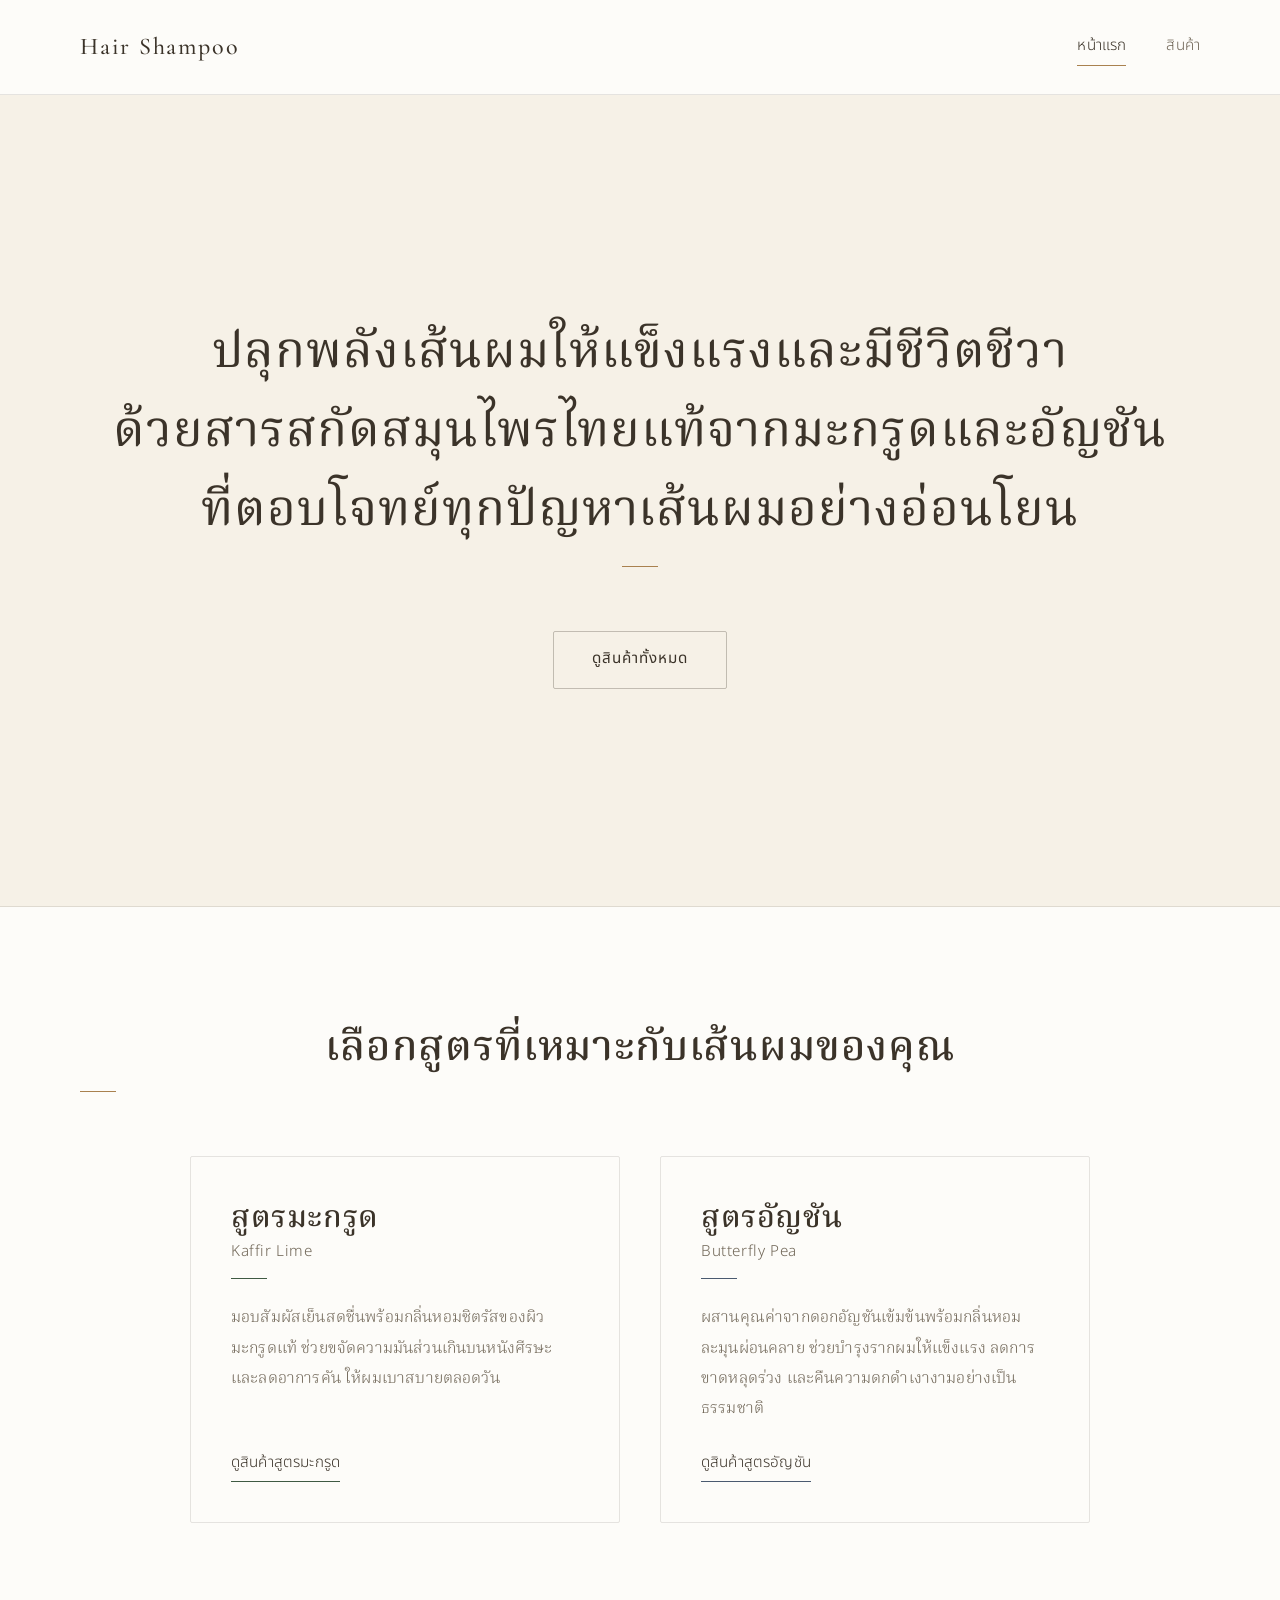
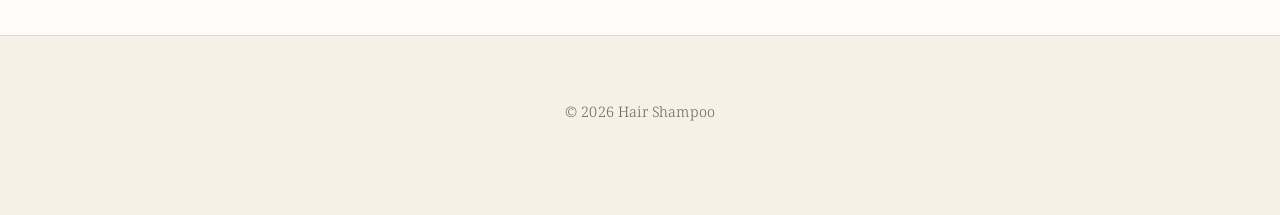
<file: index.html>
<!DOCTYPE html>
<html lang="th">
<head>
  <meta charset="UTF-8">
  <meta name="viewport" content="width=device-width, initial-scale=1">
  <title>Hair Shampoo | ยาสระผมสมุนไพรไทย มะกรูดและอัญชัน</title>
  <meta name="description" content="ปลุกพลังเส้นผมให้แข็งแรงและมีชีวิตชีวา ด้วยสารสกัดสมุนไพรไทยแท้จากมะกรูดและอัญชัน">
  <link rel="stylesheet" href="style.css">
  <style>
    /* Page-specific styles (home) */
    .hero {
      display: flex;
      align-items: center;
      justify-content: center;
      min-height: calc(100vh - 5.5rem);
      min-height: calc(100svh - 5.5rem);
      padding-block: var(--space-5);
      background: var(--cream);
      border-bottom: var(--line-light);
    }
    .hero h1 {
      max-width: 24em;
      margin-inline: auto;
      font-size: clamp(1.8rem, 4.2vw, 3.1rem);
      line-height: 1.6;
    }
    .hero__line { display: block; }
    .hero .btn { margin-top: var(--space-4); }

    .moods { max-width: 900px; margin-inline: auto; }

    .mood-card {
      display: flex;
      flex-direction: column;
      padding: var(--space-4);
      border: var(--line-light);
      border-radius: var(--radius);
      transition: border-color 0.3s ease;
    }
    .mood-card:hover { border-color: var(--mood-color); }
    .mood-card h3 { margin-bottom: var(--space-3); font-size: 1.9rem; }
    .mood-card__en {
      display: block;
      margin-top: 0.25rem;
      font-family: var(--font-sans);
      font-size: 0.95rem;
      font-weight: 300;
      color: var(--ink-soft);
    }
    .mood-card__more {
      align-self: flex-start;
      margin-top: auto;
      padding-bottom: 0.2rem;
      border-bottom: 1px solid var(--mood-color);
      font-size: 0.95rem;
    }
  </style>
</head>
<body>

  <header class="site-header">
    <div class="container">
      <a class="brand" href="index.html">Hair Shampoo</a>
      <nav class="nav" aria-label="เมนูหลัก">
        <a href="index.html" aria-current="page">หน้าแรก</a>
        <a href="product.html">สินค้า</a>
      </nav>
    </div>
  </header>

  <main>
    <section class="hero text-center">
      <div class="container">
        <h1 class="title-mark">
          <span class="hero__line">ปลุกพลังเส้นผมให้แข็งแรงและมีชีวิตชีวา</span>
          <span class="hero__line">ด้วยสารสกัดสมุนไพรไทยแท้จากมะกรูดและอัญชัน</span>
          <span class="hero__line">ที่ตอบโจทย์ทุกปัญหาเส้นผมอย่างอ่อนโยน</span>
        </h1>
        <a class="btn" href="product.html">ดูสินค้าทั้งหมด</a>
      </div>
    </section>

    <section class="section" id="moods">
      <div class="container">
        <h2 class="text-center title-mark">เลือกสูตรที่เหมาะกับเส้นผมของคุณ</h2>

        <div class="grid grid--2 moods" style="margin-top: var(--space-5);">
          <a class="mood-card mood-kaffir-lime" href="product.html?mood=kaffirlime">
            <h3 class="title-mark">สูตรมะกรูด<span class="mood-card__en">Kaffir Lime</span></h3>
            <p>มอบสัมผัสเย็นสดชื่นพร้อมกลิ่นหอมซิตรัสของผิวมะกรูดแท้ ช่วยขจัดความมันส่วนเกินบนหนังศีรษะและลดอาการคัน ให้ผมเบาสบายตลอดวัน</p>
            <span class="mood-card__more">ดูสินค้าสูตรมะกรูด</span>
          </a>

          <a class="mood-card mood-butterfly-pea" href="product.html?mood=butterflypea">
            <h3 class="title-mark">สูตรอัญชัน<span class="mood-card__en">Butterfly Pea</span></h3>
            <p>ผสานคุณค่าจากดอกอัญชันเข้มข้นพร้อมกลิ่นหอมละมุนผ่อนคลาย ช่วยบำรุงรากผมให้แข็งแรง ลดการขาดหลุดร่วง และคืนความดกดำเงางามอย่างเป็นธรรมชาติ</p>
            <span class="mood-card__more">ดูสินค้าสูตรอัญชัน</span>
          </a>
        </div>
      </div>
    </section>
  </main>

  <footer class="site-footer">
    <div class="container text-center">
      <p>&copy; 2026 Hair Shampoo</p>
    </div>
  </footer>

  <script src="script.js"></script>
</body>
</html>
</file>
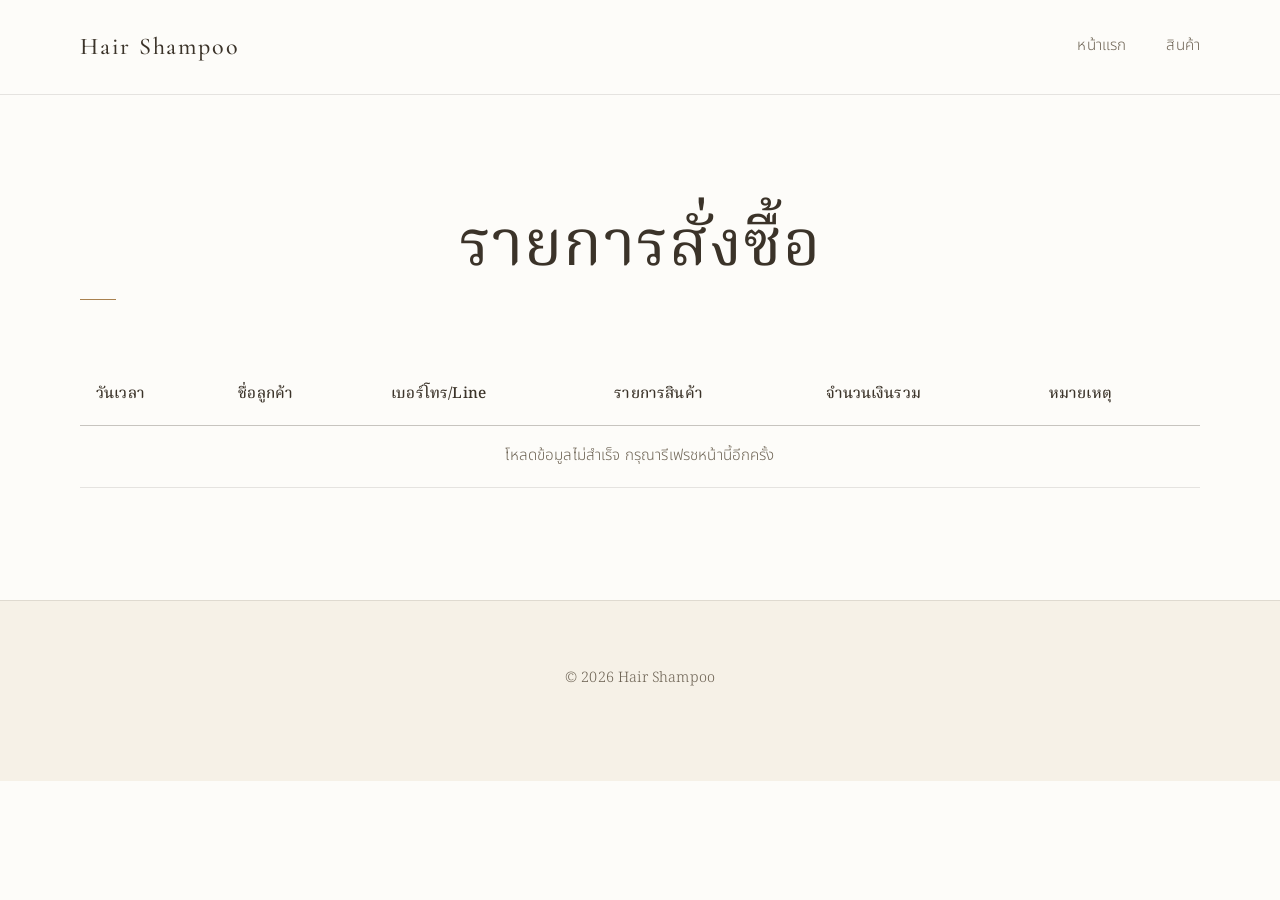
<file: admin.html>
<!DOCTYPE html>
<html lang="th">
<head>
  <meta charset="UTF-8">
  <meta name="viewport" content="width=device-width, initial-scale=1">
  <meta name="robots" content="noindex, nofollow">
  <title>รายการสั่งซื้อ | Hair Shampoo</title>
  <link rel="stylesheet" href="style.css">
  <style>
    /* Page-specific styles (admin) */
    .table-wrap { overflow-x: auto; }

    #ordersTable {
      width: 100%;
      min-width: 760px;
      border-collapse: collapse;
      font-size: 0.95rem;
    }
    #ordersTable th,
    #ordersTable td {
      padding: var(--space-2) var(--space-2);
      text-align: left;
      vertical-align: top;
      border-bottom: var(--line-light);
    }
    #ordersTable thead th {
      font-family: var(--font-serif);
      font-weight: 500;
      color: var(--ink);
      border-bottom: var(--line);
      white-space: nowrap;
    }
    #ordersTable td { color: var(--ink-soft); }
    #ordersTable td:first-child { white-space: nowrap; }
    #ordersTable tbody tr:hover td { background: var(--cream); }
  </style>
</head>
<body>

  <header class="site-header">
    <div class="container">
      <a class="brand" href="index.html">Hair Shampoo</a>
      <nav class="nav" aria-label="เมนูหลัก">
        <a href="index.html">หน้าแรก</a>
        <a href="product.html">สินค้า</a>
      </nav>
    </div>
  </header>

  <main class="section">
    <div class="container">
      <h1 class="text-center title-mark" style="margin-bottom: var(--space-5);">รายการสั่งซื้อ</h1>

      <div class="table-wrap">
        <table id="ordersTable">
          <thead>
            <tr>
              <th scope="col">วันเวลา</th>
              <th scope="col">ชื่อลูกค้า</th>
              <th scope="col">เบอร์โทร/Line</th>
              <th scope="col">รายการสินค้า</th>
              <th scope="col">จำนวนเงินรวม</th>
              <th scope="col">หมายเหตุ</th>
            </tr>
          </thead>
          <tbody></tbody>
        </table>
      </div>
    </div>
  </main>

  <footer class="site-footer">
    <div class="container text-center">
      <p>&copy; 2026 Hair Shampoo</p>
    </div>
  </footer>

  <script src="script.js"></script>
</body>
</html>
</file>
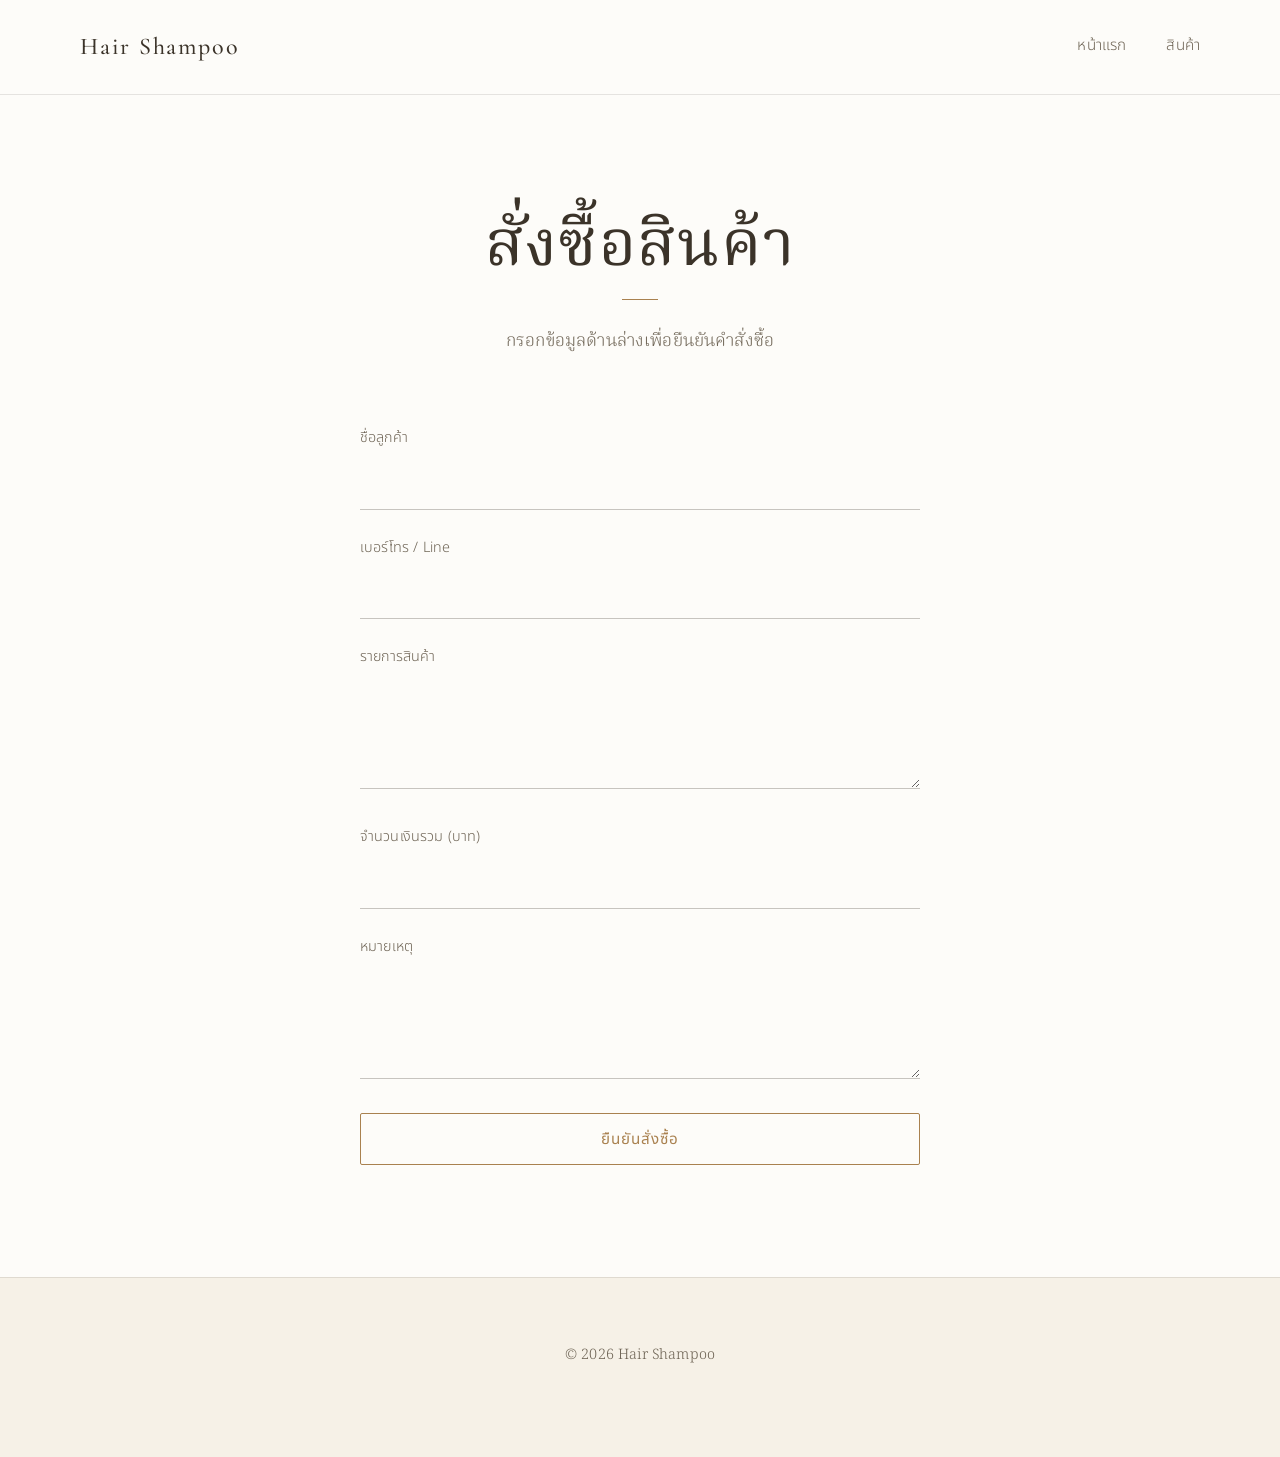
<file: order.html>
<!DOCTYPE html>
<html lang="th">
<head>
  <meta charset="UTF-8">
  <meta name="viewport" content="width=device-width, initial-scale=1">
  <title>สั่งซื้อสินค้า | Hair Shampoo</title>
  <link rel="stylesheet" href="style.css">
  <style>
    /* Page-specific styles (order) */
    .order-form { max-width: 560px; margin-inline: auto; }
    .order-form .btn { margin-top: var(--space-3); }
    .field input[type="number"] { -moz-appearance: textfield; appearance: textfield; }
    .field input[type="number"]::-webkit-outer-spin-button,
    .field input[type="number"]::-webkit-inner-spin-button { -webkit-appearance: none; margin: 0; }
  </style>
</head>
<body>

  <header class="site-header">
    <div class="container">
      <a class="brand" href="index.html">Hair Shampoo</a>
      <nav class="nav" aria-label="เมนูหลัก">
        <a href="index.html">หน้าแรก</a>
        <a href="product.html">สินค้า</a>
      </nav>
    </div>
  </header>

  <main class="section">
    <div class="container">
      <div class="text-center" style="margin-bottom: var(--space-5);">
        <h1 class="title-mark">สั่งซื้อสินค้า</h1>
        <p class="lead">กรอกข้อมูลด้านล่างเพื่อยืนยันคำสั่งซื้อ</p>
      </div>

      <form id="orderForm" class="order-form">
        <div class="field">
          <label for="customerName">ชื่อลูกค้า</label>
          <input type="text" id="customerName" name="customerName" autocomplete="name" required>
        </div>

        <div class="field">
          <label for="contact">เบอร์โทร / Line</label>
          <input type="text" id="contact" name="contact" required>
        </div>

        <div class="field">
          <label for="items">รายการสินค้า</label>
          <textarea id="items" name="items" rows="2" required></textarea>
        </div>

        <div class="field">
          <label for="total">จำนวนเงินรวม (บาท)</label>
          <input type="number" id="total" name="total" min="0" step="any" inputmode="decimal" required>
        </div>

        <div class="field">
          <label for="note">หมายเหตุ</label>
          <textarea id="note" name="note" rows="3"></textarea>
        </div>

        <button type="submit" class="btn btn--accent btn--block">ยืนยันสั่งซื้อ</button>
      </form>
    </div>
  </main>

  <footer class="site-footer">
    <div class="container text-center">
      <p>&copy; 2026 Hair Shampoo</p>
    </div>
  </footer>

  <script src="script.js"></script>
</body>
</html>
</file>
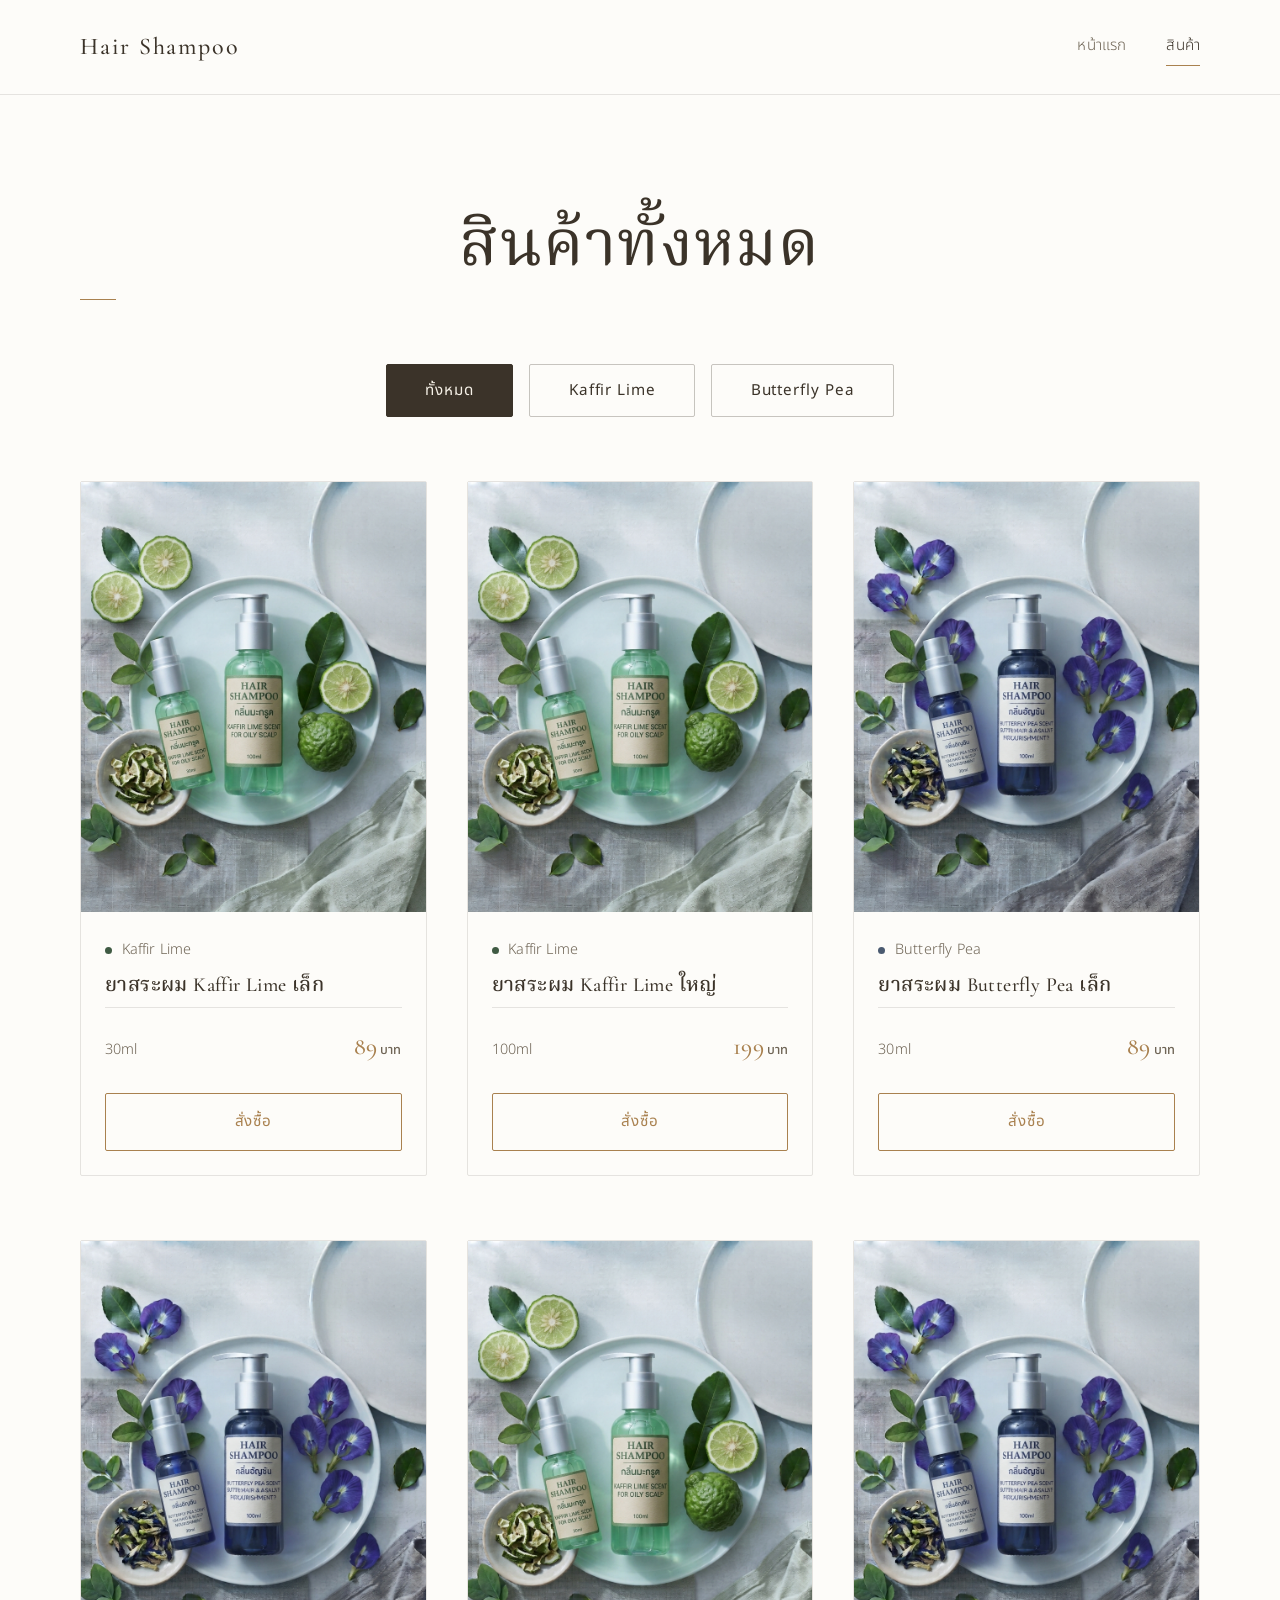
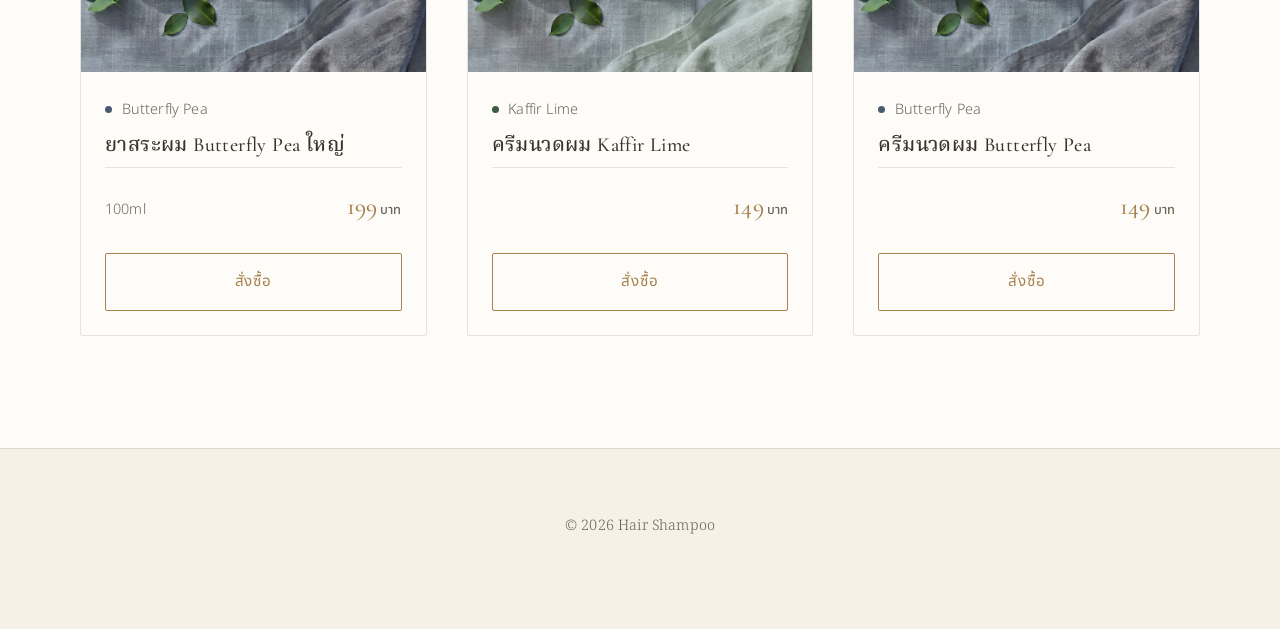
<file: product.html>
<!DOCTYPE html>
<html lang="th">
<head>
  <meta charset="UTF-8">
  <meta name="viewport" content="width=device-width, initial-scale=1">
  <title>สินค้าทั้งหมด | Hair Shampoo</title>
  <link rel="stylesheet" href="style.css">
  <style>
    /* Page-specific styles (products): filter buttons rendered by script.js */
    #filter-bar {
      display: flex;
      flex-wrap: wrap;
      justify-content: center;
      gap: var(--space-2);
      margin-bottom: var(--space-5);
    }
    .filter-btn.is-active {
      background: var(--ink);
      border-color: var(--ink);
      color: var(--cream);
    }
  </style>
</head>
<body>

  <header class="site-header">
    <div class="container">
      <a class="brand" href="index.html">Hair Shampoo</a>
      <nav class="nav" aria-label="เมนูหลัก">
        <a href="index.html">หน้าแรก</a>
        <a href="product.html" aria-current="page">สินค้า</a>
      </nav>
    </div>
  </header>

  <main class="section">
    <div class="container">
      <h1 class="text-center title-mark" style="margin-bottom: var(--space-5);">สินค้าทั้งหมด</h1>

      <div id="filter-bar" role="group" aria-label="กรองสินค้าตามสูตร"></div>

      <div id="product-list" class="grid grid--3" aria-live="polite"></div>
    </div>
  </main>

  <footer class="site-footer">
    <div class="container text-center">
      <p>&copy; 2026 Hair Shampoo</p>
    </div>
  </footer>

  <script src="script.js"></script>
</body>
</html>
</file>
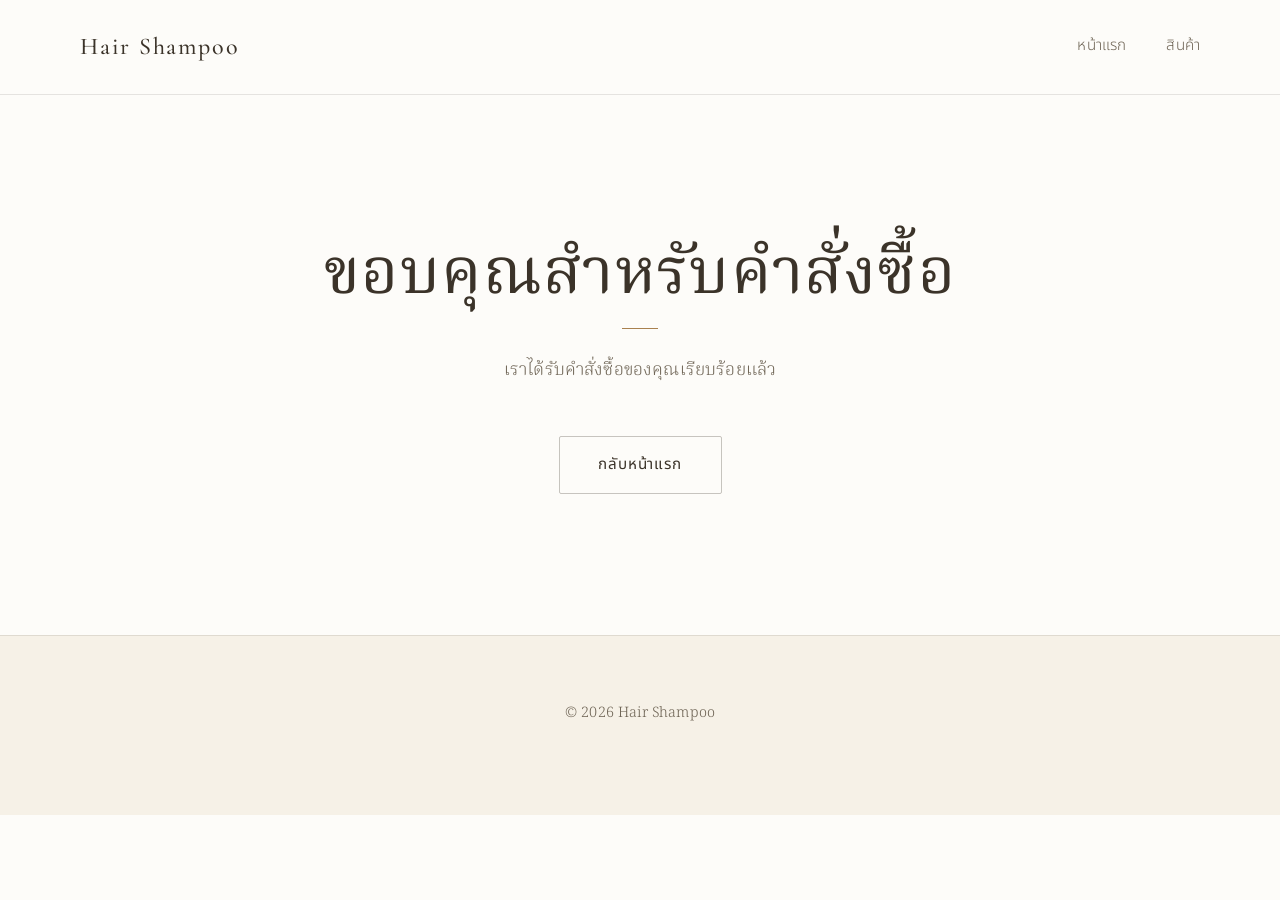
<file: thankyou.html>
<!DOCTYPE html>
<html lang="th">
<head>
  <meta charset="UTF-8">
  <meta name="viewport" content="width=device-width, initial-scale=1">
  <title>ขอบคุณสำหรับคำสั่งซื้อ | Hair Shampoo</title>
  <link rel="stylesheet" href="style.css">
  <style>
    /* Page-specific styles (thank you) */
    .thanks {
      display: flex;
      align-items: center;
      justify-content: center;
      min-height: 60vh;
    }
    .thanks .btn { margin-top: var(--space-3); }
  </style>
</head>
<body>

  <header class="site-header">
    <div class="container">
      <a class="brand" href="index.html">Hair Shampoo</a>
      <nav class="nav" aria-label="เมนูหลัก">
        <a href="index.html">หน้าแรก</a>
        <a href="product.html">สินค้า</a>
      </nav>
    </div>
  </header>

  <main class="section thanks">
    <div class="container text-center">
      <h1 class="title-mark">ขอบคุณสำหรับคำสั่งซื้อ</h1>
      <p class="lead">เราได้รับคำสั่งซื้อของคุณเรียบร้อยแล้ว</p>
      <a class="btn" href="index.html">กลับหน้าแรก</a>
    </div>
  </main>

  <footer class="site-footer">
    <div class="container text-center">
      <p>&copy; 2026 Hair Shampoo</p>
    </div>
  </footer>
</body>
</html>
</file>
<file: style.css>
/* ==========================================================
   Hair Shampoo — shared theme
   Premium, quiet, minimal. Cream + deep beige, bronze accent.
   ========================================================== */

@import url("https://fonts.googleapis.com/css2?family=Cormorant+Garamond:wght@400;500;600&family=Noto+Serif+Thai:wght@300;400;500;600&family=Noto+Sans+Thai:wght@300;400;500&display=swap");

:root {
  /* Base palette */
  --white: #fdfcf9;
  --cream: #f6f1e7;
  --sand: #e9dfcd;
  --beige-deep: #b9a487;
  --ink: #3b3329;          /* soft dark brown for text and lines */
  --ink-soft: #6f6556;

  /* Accent */
  --bronze: #a9814f;
  --bronze-light: #c9a97a;

  /* Mood marks (small touches only, never full backgrounds) */
  --mood-kaffir-lime: #3f5a43;
  --mood-butterfly-pea: #4a5a70;
  --mood-color: var(--bronze);

  /* Lines */
  --line: 1px solid rgba(59, 51, 41, 0.28);
  --line-light: 1px solid rgba(59, 51, 41, 0.12);

  /* Type */
  --font-display: "Cormorant Garamond", "Noto Serif Thai", Georgia, serif;
  --font-serif: "Noto Serif Thai", "Cormorant Garamond", Georgia, serif;
  --font-sans: "Noto Sans Thai", "Helvetica Neue", Arial, sans-serif;

  /* Spacing scale */
  --space-1: 0.5rem;
  --space-2: 1rem;
  --space-3: 1.5rem;
  --space-4: 2.5rem;
  --space-5: 4rem;
  --space-6: 7rem;

  --container: 1120px;
  --radius: 2px;
}

/* ---------- Reset / base ---------- */
*, *::before, *::after { box-sizing: border-box; }

html { scroll-behavior: smooth; -webkit-text-size-adjust: 100%; }

body {
  margin: 0;
  background: var(--white);
  color: var(--ink);
  font-family: var(--font-sans);
  font-weight: 300;
  font-size: 1rem;
  line-height: 1.9;
  letter-spacing: 0.01em;
  -webkit-font-smoothing: antialiased;
}

img { display: block; max-width: 100%; height: auto; }

a { color: inherit; text-decoration: none; }

::selection { background: var(--sand); color: var(--ink); }

:focus-visible {
  outline: 1px solid var(--bronze);
  outline-offset: 4px;
}

@media (prefers-reduced-motion: reduce) {
  html { scroll-behavior: auto; }
  * { transition: none !important; animation: none !important; }
}

/* ---------- Typography ---------- */
h1, h2, h3, h4 {
  margin: 0 0 var(--space-3);
  font-family: var(--font-display);
  font-weight: 500;
  line-height: 1.35;
  letter-spacing: 0.02em;
  color: var(--ink);
}

h1 { font-size: clamp(2.4rem, 5.5vw, 4rem); font-weight: 400; line-height: 1.2; }
h2 { font-size: clamp(1.8rem, 3.5vw, 2.6rem); }
h3 { font-size: 1.35rem; }

p { margin: 0 0 var(--space-3); max-width: 62ch; font-family: var(--font-serif); color: var(--ink-soft); }

.lead { font-size: 1.1rem; line-height: 2; }
.muted { color: var(--ink-soft); }

/* Small mood-colored line under headings */
.title-mark::after {
  content: "";
  display: block;
  width: 36px;
  height: 1px;
  margin-top: var(--space-2);
  background: var(--mood-color);
}
.text-center .title-mark::after { margin-left: auto; margin-right: auto; }

/* ---------- Layout ---------- */
.container {
  width: min(100% - 3rem, var(--container));
  margin-inline: auto;
}

.section { padding-block: var(--space-6); }
.section--cream { background: var(--cream); }
.section--sand { background: var(--sand); }
.section + .section { border-top: var(--line-light); }

.text-center { text-align: center; }
.text-center p { margin-inline: auto; }

.stack > * + * { margin-top: var(--space-3); }

.grid {
  display: grid;
  gap: var(--space-5) var(--space-4);
}
.grid--2 { grid-template-columns: repeat(2, 1fr); }
.grid--3 { grid-template-columns: repeat(3, 1fr); }

.divider {
  border: 0;
  border-top: var(--line-light);
  margin: var(--space-5) 0;
}

/* ---------- Header / nav ---------- */
.site-header {
  padding-block: var(--space-3);
  background: var(--white);
  border-bottom: var(--line-light);
}

.site-header .container {
  display: flex;
  align-items: center;
  justify-content: space-between;
  gap: var(--space-3);
}

.brand {
  font-family: var(--font-display);
  font-size: 1.5rem;
  font-weight: 500;
  letter-spacing: 0.08em;
}

.nav { display: flex; gap: var(--space-4); }

.nav a {
  padding-block: 0.25rem;
  font-size: 0.95rem;
  color: var(--ink-soft);
  border-bottom: 1px solid transparent;
  transition: color 0.3s ease, border-color 0.3s ease;
}
.nav a:hover,
.nav a[aria-current="page"] {
  color: var(--ink);
  border-bottom-color: var(--bronze);
}

/* ---------- Buttons ---------- */
.btn {
  display: inline-block;
  padding: 0.85rem 2.4rem;
  font-family: var(--font-sans);
  font-size: 0.95rem;
  font-weight: 400;
  letter-spacing: 0.06em;
  color: var(--ink);
  background: transparent;
  border: var(--line);
  border-radius: var(--radius);
  cursor: pointer;
  transition: background-color 0.3s ease, color 0.3s ease, border-color 0.3s ease;
}
.btn:hover {
  background: var(--ink);
  border-color: var(--ink);
  color: var(--cream);
}

.btn--accent { border-color: var(--bronze); color: var(--bronze); }
.btn--accent:hover { background: var(--bronze); border-color: var(--bronze); color: var(--white); }

.btn--block { display: block; width: 100%; text-align: center; }

.btn:disabled { opacity: 0.45; cursor: not-allowed; }

/* ---------- Mood helpers ---------- */
.mood-kaffir-lime { --mood-color: var(--mood-kaffir-lime); }
.mood-butterfly-pea { --mood-color: var(--mood-butterfly-pea); }

.mood-tag {
  display: inline-flex;
  align-items: center;
  gap: 0.6rem;
  font-size: 0.9rem;
  color: var(--ink-soft);
}
.mood-tag::before {
  content: "";
  width: 7px;
  height: 7px;
  border-radius: 50%;
  background: var(--mood-color);
}

/* ---------- Product cards ---------- */
.product-card {
  display: flex;
  flex-direction: column;
  background: transparent;
  border: var(--line-light);
  border-radius: var(--radius);
  transition: border-color 0.3s ease;
}
.product-card:hover { border-color: var(--beige-deep); }

.product-card__image {
  aspect-ratio: 4 / 5;
  overflow: hidden;
  background: var(--cream);
}
.product-card__image img { width: 100%; height: 100%; object-fit: cover; }

.product-card__body {
  display: flex;
  flex-direction: column;
  flex: 1;
  padding: var(--space-3);
}

.product-card__name { font-size: 1.25rem; margin: var(--space-1) 0; }

.product-card__desc {
  font-size: 0.9rem;
  line-height: 1.8;
  margin-bottom: var(--space-3);
}

.product-card__meta {
  display: flex;
  align-items: baseline;
  justify-content: space-between;
  margin-top: auto;
  margin-bottom: var(--space-3);
  padding-top: var(--space-2);
  border-top: var(--line-light);
}

.product-card__size { font-size: 0.9rem; color: var(--ink-soft); }

.price {
  font-family: var(--font-display);
  font-size: 1.5rem;
  font-weight: 500;
  color: var(--bronze);
}
.price::after { content: " บาท"; font-family: var(--font-sans); font-size: 0.8rem; color: var(--ink-soft); }

/* ---------- Forms (order page) ---------- */
.field { margin-bottom: var(--space-3); }

.field label {
  display: block;
  margin-bottom: var(--space-1);
  font-size: 0.9rem;
  color: var(--ink-soft);
}

.field input,
.field textarea,
.field select {
  width: 100%;
  padding: 0.8rem 0;
  font-family: var(--font-sans);
  font-size: 1rem;
  font-weight: 300;
  color: var(--ink);
  background: transparent;
  border: 0;
  border-bottom: var(--line);
  border-radius: 0;
  transition: border-color 0.3s ease;
}
.field input:focus,
.field textarea:focus,
.field select:focus {
  outline: none;
  border-bottom-color: var(--bronze);
}
.field textarea { min-height: 110px; resize: vertical; }

.form-message { margin-top: var(--space-3); font-size: 0.95rem; color: var(--ink-soft); }
.form-message--error { color: #8a4b3a; }

/* ---------- Order summary ---------- */
.summary {
  padding: var(--space-4);
  background: var(--cream);
  border: var(--line-light);
  border-radius: var(--radius);
}
.summary__row {
  display: flex;
  justify-content: space-between;
  gap: var(--space-2);
  padding-block: var(--space-1);
  border-bottom: var(--line-light);
}
.summary__total {
  display: flex;
  justify-content: space-between;
  align-items: baseline;
  margin-top: var(--space-3);
  font-family: var(--font-display);
  font-size: 1.4rem;
}

/* ---------- Footer ---------- */
.site-footer {
  padding-block: var(--space-5);
  background: var(--cream);
  border-top: var(--line-light);
  font-size: 0.9rem;
  color: var(--ink-soft);
}
.site-footer p { font-size: 0.9rem; }

/* ---------- Responsive ---------- */
@media (max-width: 960px) {
  .grid--3 { grid-template-columns: repeat(2, 1fr); }
  .section { padding-block: var(--space-5); }
}

@media (max-width: 640px) {
  :root { --space-5: 3rem; --space-6: 4.5rem; }

  .grid--2,
  .grid--3 { grid-template-columns: 1fr; }

  .site-header .container { flex-direction: column; gap: var(--space-2); }
  .nav { gap: var(--space-3); }

  .btn { padding: 0.85rem 1.8rem; }
  .summary { padding: var(--space-3); }
}
</file>
